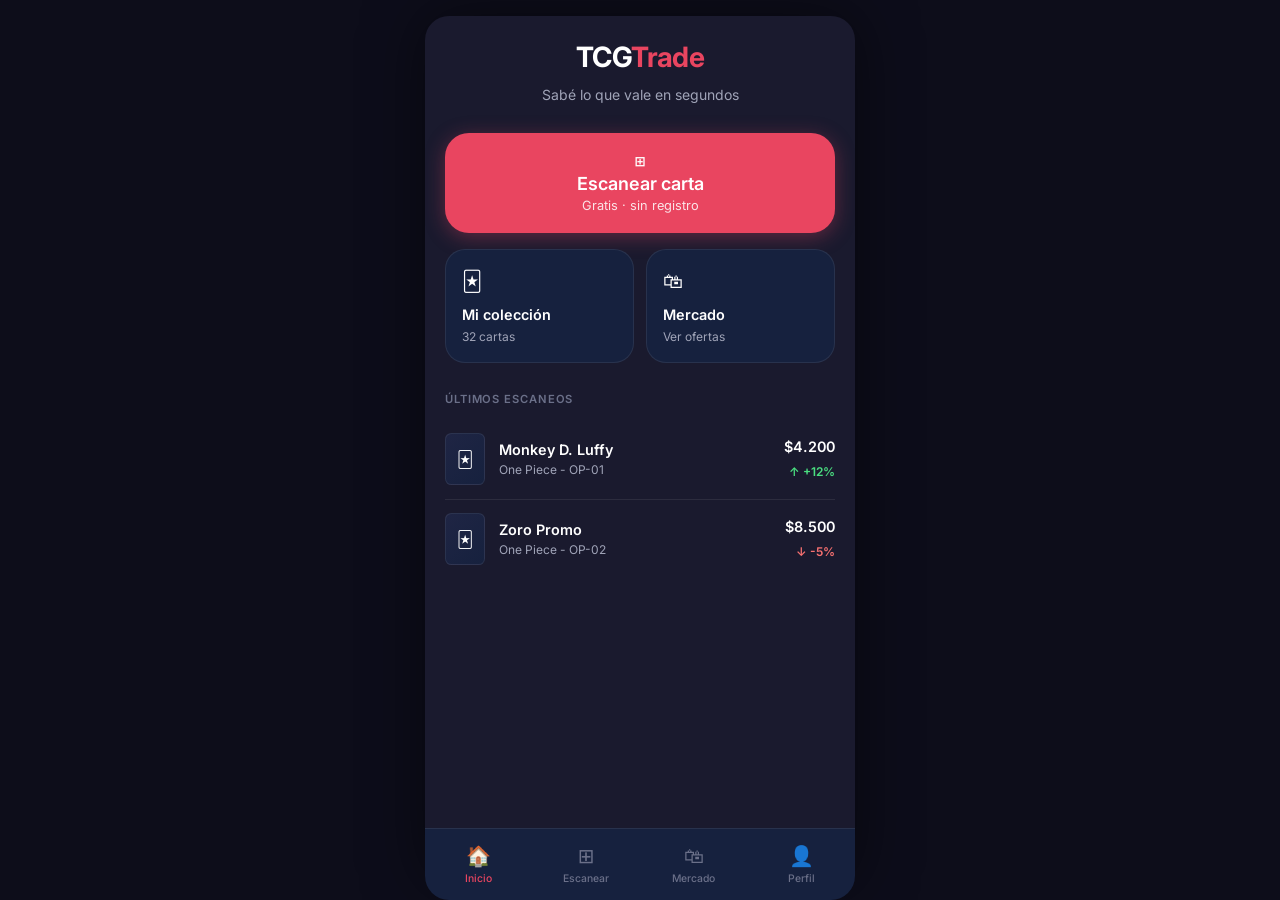
<file: index.html>
<!DOCTYPE html>
<html lang="es">
<head>
  <meta charset="UTF-8" />
  <meta name="viewport" content="width=device-width, initial-scale=1.0, maximum-scale=1.0, user-scalable=no" />
  <meta name="description" content="TCG Trade — Escaneá cartas y sabé lo que valen en segundos" />
  <title>TCG Trade</title>
  <link rel="preconnect" href="https://fonts.googleapis.com" />
  <link rel="preconnect" href="https://fonts.gstatic.com" crossorigin />
  <link href="https://fonts.googleapis.com/css2?family=Inter:wght@400;500;600;700&display=swap" rel="stylesheet" />
  <link rel="stylesheet" href="styles.css" />
</head>
<body>
  <div class="app-shell">
    <main id="app" class="app-main" role="main"></main>
    <nav class="bottom-nav" id="bottom-nav" aria-label="Navegación principal"></nav>
  </div>
  <script src="app.js"></script>
</body>
</html>
</file>
<file: styles.css>
/* TCG Trade — Design system según wireframes (navy #1A1A2E + rojo #E94560) */

:root {
  --bg: #1a1a2e;
  --bg-card: #16213e;
  --bg-elevated: #1f2544;
  --accent: #e94560;
  --accent-hover: #ff5a75;
  --text: #ffffff;
  --text-muted: #a0a4b8;
  --text-dim: #6b7089;
  --success: #4ade80;
  --danger: #f87171;
  --border: rgba(255, 255, 255, 0.08);
  --radius-sm: 0.75rem;
  --radius-md: 1rem;
  --radius-lg: 1.25rem;
  --radius-xl: 1.5rem;
  --nav-height: 4.5rem;
  --safe-bottom: env(safe-area-inset-bottom, 0px);
  --font: 'Inter', system-ui, sans-serif;
}

*,
*::before,
*::after {
  box-sizing: border-box;
  margin: 0;
  padding: 0;
}

html {
  font-size: 16px;
  -webkit-tap-highlight-color: transparent;
}

body {
  font-family: var(--font);
  background: #0d0d1a;
  color: var(--text);
  line-height: 1.5;
  min-height: 100dvh;
  display: flex;
  justify-content: center;
}

.app-shell {
  width: 100%;
  max-width: 430px;
  min-height: 100dvh;
  background: var(--bg);
  display: flex;
  flex-direction: column;
  position: relative;
  box-shadow: 0 0 60px rgba(0, 0, 0, 0.5);
}

.app-main {
  flex: 1;
  overflow-y: auto;
  padding: 1.25rem 1.25rem calc(var(--nav-height) + var(--safe-bottom) + 1rem);
  scrollbar-width: thin;
  scrollbar-color: var(--accent) transparent;
}

/* ── Header / Logo ── */

.screen-header {
  text-align: center;
  margin-bottom: 1.75rem;
}

.logo {
  font-size: 1.75rem;
  font-weight: 700;
  letter-spacing: -0.02em;
}

.logo-tcg {
  color: var(--text);
}

.logo-trade {
  color: var(--accent);
}

.tagline {
  margin-top: 0.35rem;
  font-size: 0.875rem;
  color: var(--text-muted);
}

/* ── Botones ── */

.btn {
  display: inline-flex;
  align-items: center;
  justify-content: center;
  gap: 0.5rem;
  border: none;
  border-radius: var(--radius-lg);
  font-family: var(--font);
  font-weight: 600;
  cursor: pointer;
  transition: transform 0.15s ease, background 0.15s ease, box-shadow 0.15s ease;
}

.btn:active {
  transform: scale(0.98);
}

.btn-primary {
  background: var(--accent);
  color: var(--text);
  box-shadow: 0 4px 20px rgba(233, 69, 96, 0.35);
}

.btn-primary:hover {
  background: var(--accent-hover);
}

.btn-outline {
  background: transparent;
  color: var(--text);
  border: 1.5px solid var(--border);
}

.btn-outline:hover {
  border-color: rgba(255, 255, 255, 0.2);
  background: rgba(255, 255, 255, 0.04);
}

.btn-scan-hero {
  width: 100%;
  padding: 1.25rem 1.5rem;
  flex-direction: column;
  gap: 0.25rem;
  border-radius: var(--radius-xl);
  margin-bottom: 1rem;
}

.btn-scan-hero .btn-title {
  font-size: 1.125rem;
}

.btn-scan-hero .btn-sub {
  font-size: 0.8rem;
  font-weight: 400;
  opacity: 0.85;
}

.btn-action-row {
  flex: 1;
  padding: 0.75rem 0.5rem;
  font-size: 0.8rem;
  flex-direction: column;
  gap: 0.35rem;
  border-radius: var(--radius-md);
}

.btn-action-row .btn-icon {
  font-size: 1.1rem;
}

/* ── Tiles secundarios ── */

.tile-grid {
  display: grid;
  grid-template-columns: 1fr 1fr;
  gap: 0.75rem;
  margin-bottom: 1.75rem;
}

.tile {
  background: var(--bg-card);
  border: 1px solid var(--border);
  border-radius: var(--radius-lg);
  padding: 1rem;
  cursor: pointer;
  transition: background 0.15s ease, border-color 0.15s ease;
  text-align: left;
}

.tile:hover {
  background: var(--bg-elevated);
  border-color: rgba(255, 255, 255, 0.12);
}

.tile-icon {
  font-size: 1.25rem;
  margin-bottom: 0.5rem;
  display: block;
}

.tile-title {
  font-size: 0.9rem;
  font-weight: 600;
}

.tile-sub {
  font-size: 0.75rem;
  color: var(--text-muted);
  margin-top: 0.15rem;
}

/* ── Secciones ── */

.section-label {
  font-size: 0.7rem;
  font-weight: 600;
  letter-spacing: 0.08em;
  text-transform: uppercase;
  color: var(--text-dim);
  margin-bottom: 0.75rem;
}

/* ── Lista de escaneos ── */

.scan-list {
  list-style: none;
  display: flex;
  flex-direction: column;
  gap: 0;
}

.scan-item {
  display: flex;
  align-items: center;
  gap: 0.85rem;
  padding: 0.85rem 0;
  border-bottom: 1px solid var(--border);
  cursor: pointer;
  transition: opacity 0.15s ease;
}

.scan-item:last-child {
  border-bottom: none;
}

.scan-item:hover {
  opacity: 0.85;
}

.scan-thumb {
  width: 2.5rem;
  height: 3.25rem;
  background: linear-gradient(135deg, var(--bg-elevated), var(--bg-card));
  border: 1px solid var(--border);
  border-radius: 0.4rem;
  display: flex;
  align-items: center;
  justify-content: center;
  font-size: 1rem;
  flex-shrink: 0;
}

.scan-info {
  flex: 1;
  min-width: 0;
}

.scan-name {
  font-size: 0.9rem;
  font-weight: 600;
  white-space: nowrap;
  overflow: hidden;
  text-overflow: ellipsis;
}

.scan-set {
  font-size: 0.75rem;
  color: var(--text-muted);
}

.scan-price-col {
  text-align: right;
  flex-shrink: 0;
}

.scan-price {
  font-size: 0.9rem;
  font-weight: 600;
}

.trend {
  font-size: 0.75rem;
  font-weight: 600;
}

.trend-up {
  color: var(--success);
}

.trend-down {
  color: var(--danger);
}

.trend-stable {
  color: var(--text-muted);
}

/* ── Pantalla de escaneo ── */

.viewfinder {
  position: relative;
  background: #0a0a14;
  border-radius: var(--radius-lg);
  aspect-ratio: 4 / 3;
  margin-bottom: 1rem;
  overflow: hidden;
  display: flex;
  align-items: center;
  justify-content: center;
}

.viewfinder-overlay {
  position: absolute;
  inset: 1.25rem;
  border: 2px solid rgba(233, 69, 96, 0.6);
  border-radius: var(--radius-sm);
  pointer-events: none;
}

.viewfinder-corner {
  position: absolute;
  width: 1.5rem;
  height: 1.5rem;
  border-color: var(--accent);
  border-style: solid;
}

.viewfinder-corner.tl { top: 1rem; left: 1rem; border-width: 3px 0 0 3px; }
.viewfinder-corner.tr { top: 1rem; right: 1rem; border-width: 3px 3px 0 0; }
.viewfinder-corner.bl { bottom: 1rem; left: 1rem; border-width: 0 0 3px 3px; }
.viewfinder-corner.br { bottom: 1rem; right: 1rem; border-width: 0 3px 3px 0; }

.viewfinder-hint {
  text-align: center;
  color: var(--text-muted);
  font-size: 0.875rem;
  z-index: 1;
}

.viewfinder-hint .hint-icon {
  font-size: 2rem;
  display: block;
  margin-bottom: 0.5rem;
}

.scanning-pulse {
  animation: pulse 1.2s ease-in-out infinite;
}

@keyframes pulse {
  0%, 100% { opacity: 1; }
  50% { opacity: 0.5; }
}

/* ── Resultado de valuación ── */

.result-card {
  background: var(--bg-card);
  border: 1px solid var(--border);
  border-radius: var(--radius-lg);
  padding: 1.25rem;
  margin-bottom: 1rem;
}

.result-name {
  font-size: 1.125rem;
  font-weight: 700;
}

.result-meta {
  font-size: 0.8rem;
  color: var(--text-muted);
  margin-top: 0.2rem;
}

.price-row {
  display: flex;
  align-items: center;
  gap: 0.75rem;
  margin: 1rem 0;
}

.price-main {
  font-size: 1.75rem;
  font-weight: 700;
}

.price-currency {
  font-size: 0.9rem;
  font-weight: 500;
  color: var(--text-muted);
}

.trend-badge {
  padding: 0.25rem 0.6rem;
  border-radius: 2rem;
  font-size: 0.8rem;
  font-weight: 600;
}

.trend-badge.up {
  background: rgba(74, 222, 128, 0.15);
  color: var(--success);
}

.trend-badge.down {
  background: rgba(248, 113, 113, 0.15);
  color: var(--danger);
}

.chart-title {
  font-size: 0.75rem;
  color: var(--text-dim);
  margin-bottom: 0.75rem;
}

.chart-bars {
  display: flex;
  align-items: flex-end;
  gap: 0.5rem;
  height: 5rem;
}

.chart-bar-wrap {
  flex: 1;
  display: flex;
  flex-direction: column;
  align-items: center;
  gap: 0.35rem;
  height: 100%;
  justify-content: flex-end;
}

.chart-bar {
  width: 100%;
  max-width: 2.5rem;
  background: var(--bg-elevated);
  border-radius: 0.35rem 0.35rem 0 0;
  transition: height 0.4s ease;
}

.chart-bar.today {
  background: var(--accent);
}

.chart-label {
  font-size: 0.6rem;
  color: var(--text-dim);
}

.action-row {
  display: flex;
  gap: 0.5rem;
  margin-top: 1rem;
}

/* ── Colección / Mercado ── */

.page-title {
  font-size: 1.25rem;
  font-weight: 700;
  margin-bottom: 0.35rem;
}

.page-sub {
  font-size: 0.85rem;
  color: var(--text-muted);
  margin-bottom: 1.25rem;
}

.stat-grid {
  display: grid;
  grid-template-columns: 1fr 1fr;
  gap: 0.75rem;
  margin-bottom: 1.5rem;
}

.stat-card {
  background: var(--bg-card);
  border: 1px solid var(--border);
  border-radius: var(--radius-md);
  padding: 1rem;
  text-align: center;
}

.stat-value {
  font-size: 1.5rem;
  font-weight: 700;
  color: var(--accent);
}

.stat-label {
  font-size: 0.75rem;
  color: var(--text-muted);
  margin-top: 0.2rem;
}

.market-card {
  background: var(--bg-card);
  border: 1px solid var(--border);
  border-radius: var(--radius-md);
  padding: 1rem;
  margin-bottom: 0.75rem;
  display: flex;
  gap: 0.85rem;
  align-items: center;
}

.market-badge {
  font-size: 0.65rem;
  padding: 0.15rem 0.5rem;
  border-radius: 1rem;
  background: rgba(233, 69, 96, 0.2);
  color: var(--accent);
  font-weight: 600;
}

/* ── Perfil ── */

.premium-banner {
  background: linear-gradient(135deg, #2d1f3d, #1a1a2e);
  border: 1px solid rgba(233, 69, 96, 0.3);
  border-radius: var(--radius-lg);
  padding: 1.25rem;
  margin-bottom: 1.25rem;
}

.premium-banner h3 {
  font-size: 1rem;
  margin-bottom: 0.35rem;
}

.premium-banner p {
  font-size: 0.8rem;
  color: var(--text-muted);
  margin-bottom: 0.85rem;
}

.menu-list {
  list-style: none;
}

.menu-item {
  display: flex;
  align-items: center;
  gap: 0.85rem;
  padding: 0.9rem 0;
  border-bottom: 1px solid var(--border);
  cursor: pointer;
  transition: opacity 0.15s ease;
}

.menu-item:hover {
  opacity: 0.85;
}

.menu-item:last-child {
  border-bottom: none;
}

.menu-icon {
  width: 2.25rem;
  height: 2.25rem;
  background: var(--bg-card);
  border-radius: var(--radius-sm);
  display: flex;
  align-items: center;
  justify-content: center;
  font-size: 1rem;
}

.menu-text {
  flex: 1;
}

.menu-title {
  font-size: 0.9rem;
  font-weight: 500;
}

.menu-desc {
  font-size: 0.75rem;
  color: var(--text-muted);
}

.menu-arrow {
  color: var(--text-dim);
  font-size: 0.85rem;
}

/* ── Toast ── */

.toast {
  position: fixed;
  bottom: calc(var(--nav-height) + var(--safe-bottom) + 1rem);
  left: 50%;
  transform: translateX(-50%) translateY(1rem);
  background: var(--bg-elevated);
  border: 1px solid var(--border);
  color: var(--text);
  padding: 0.75rem 1.25rem;
  border-radius: var(--radius-md);
  font-size: 0.85rem;
  z-index: 100;
  opacity: 0;
  pointer-events: none;
  transition: opacity 0.25s ease, transform 0.25s ease;
  max-width: calc(100% - 2rem);
  text-align: center;
}

.toast.show {
  opacity: 1;
  transform: translateX(-50%) translateY(0);
}

/* ── Bottom navigation ── */

.bottom-nav {
  position: fixed;
  bottom: 0;
  left: 50%;
  transform: translateX(-50%);
  width: 100%;
  max-width: 430px;
  height: calc(var(--nav-height) + var(--safe-bottom));
  padding-bottom: var(--safe-bottom);
  background: var(--bg-card);
  border-top: 1px solid var(--border);
  display: flex;
  z-index: 50;
}

.nav-item {
  flex: 1;
  display: flex;
  flex-direction: column;
  align-items: center;
  justify-content: center;
  gap: 0.2rem;
  background: none;
  border: none;
  color: var(--text-dim);
  font-family: var(--font);
  font-size: 0.65rem;
  font-weight: 500;
  cursor: pointer;
  transition: color 0.15s ease;
  padding: 0.5rem;
}

.nav-item:hover {
  color: var(--text-muted);
}

.nav-item.active {
  color: var(--accent);
}

.nav-item .nav-icon {
  font-size: 1.25rem;
}

/* ── Empty state ── */

.empty-state {
  text-align: center;
  padding: 2rem 1rem;
  color: var(--text-muted);
  font-size: 0.875rem;
}

.empty-state .empty-icon {
  font-size: 2.5rem;
  margin-bottom: 0.75rem;
  opacity: 0.5;
}

/* ── Desktop frame hint ── */

@media (min-width: 500px) {
  body {
    padding: 1rem 0;
    align-items: center;
  }

  .app-shell {
    min-height: calc(100dvh - 2rem);
    border-radius: 1.5rem;
    overflow: hidden;
  }

  .bottom-nav {
    border-radius: 0 0 1.5rem 1.5rem;
  }
}
</file>
